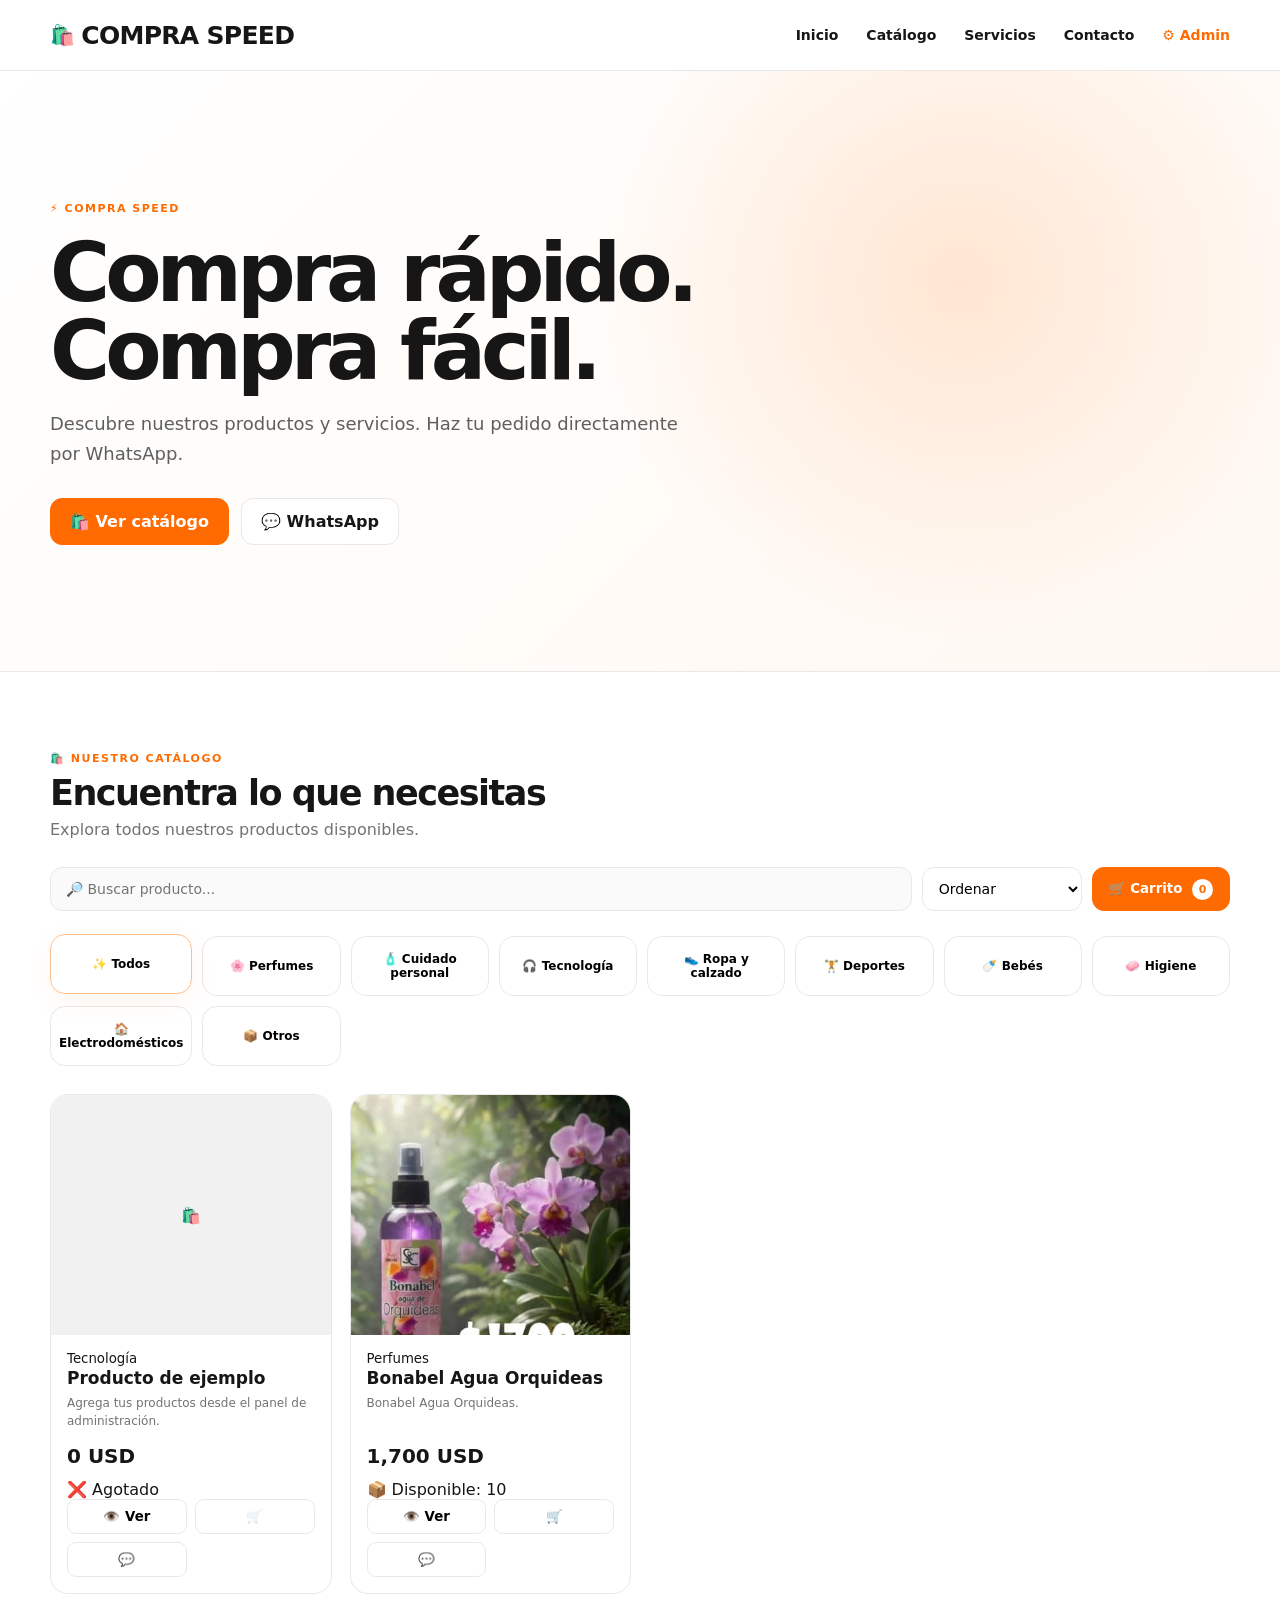
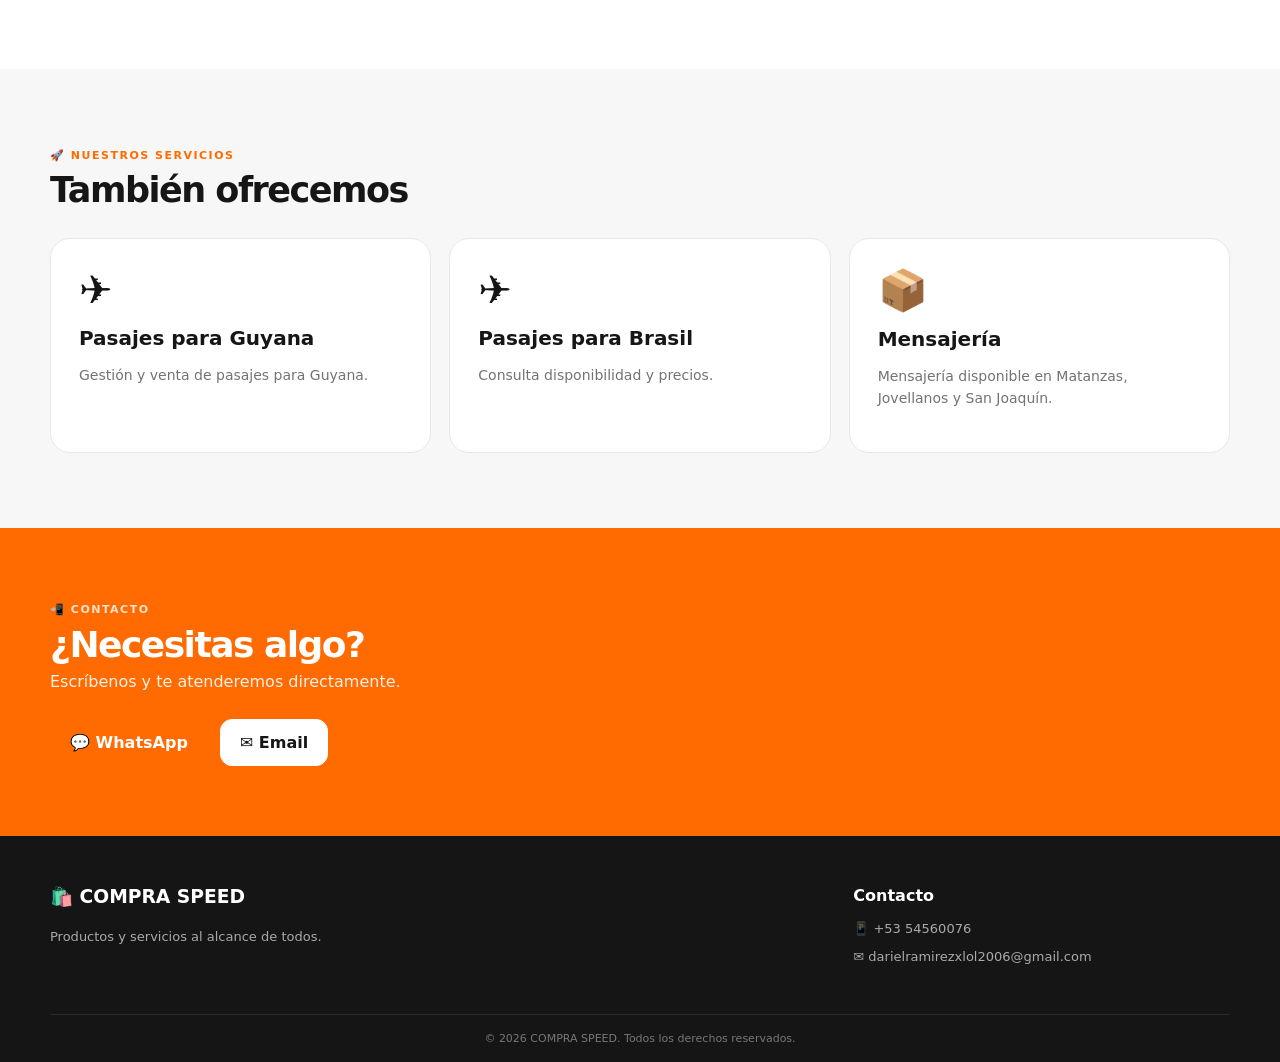
<file: index.html>
<!DOCTYPE html>
<html lang="es">
<head>
    <meta charset="UTF-8">
    <meta name="viewport" content="width=device-width, initial-scale=1.0">

    <title>COMPRA SPEED | Productos y Servicios</title>

    <meta
        name="description"
        content="COMPRA SPEED - Productos, tecnología, perfumes, ropa, servicios y mucho más."
    >

    <link rel="stylesheet" href="style.css">
</head>

<body>

<header class="header">

    <div class="container">

        <div class="logo">
            <a href="#inicio">
                🛍️ <span>COMPRA SPEED</span>
            </a>
        </div>

        <button class="menu-toggle" id="menuToggle">
            ☰
        </button>

        <nav class="nav" id="navMenu">

            <a href="#inicio">Inicio</a>

            <a href="#catalogo">Catálogo</a>

            <a href="#servicios">Servicios</a>

            <a href="#contacto">Contacto</a>

            <a href="admin.html" class="admin-link">
                ⚙️ Admin
            </a>

        </nav>

    </div>

</header>


<main>

    <!-- HERO -->

    <section id="inicio" class="hero">

        <div class="container">

            <div class="hero-content">

                <span class="hero-badge">
                    ⚡ COMPRA SPEED
                </span>

                <h1>
                    Compra rápido.<br>
                    Compra fácil.
                </h1>

                <p>
                    Descubre nuestros productos y servicios.
                    Haz tu pedido directamente por WhatsApp.
                </p>

                <div class="hero-buttons">

                    <a href="#catalogo" class="btn">
                        🛍️ Ver catálogo
                    </a>

                    <a
                        href="https://wa.me/5354560076"
                        target="_blank"
                        class="btn"
                    >
                        💬 WhatsApp
                    </a>

                </div>

            </div>

        </div>

    </section>


    <!-- CATALOGO -->

    <section id="catalogo" class="catalog-section">

        <div class="container">

            <div class="section-header">

                <span>🛍️ NUESTRO CATÁLOGO</span>

                <h2>
                    Encuentra lo que necesitas
                </h2>

                <p>
                    Explora todos nuestros productos disponibles.
                </p>

            </div>


            <!-- BUSCADOR -->

            <div class="catalog-tools">

                <div class="search-box">

                    <input
                        type="search"
                        id="searchInput"
                        placeholder="🔎 Buscar producto..."
                        autocomplete="off"
                    >

                </div>


                <select id="sortSelect">

                    <option value="default">
                        Ordenar
                    </option>

                    <option value="az">
                        A → Z
                    </option>

                    <option value="za">
                        Z → A
                    </option>

                    <option value="price-low">
                        Precio menor
                    </option>

                    <option value="price-high">
                        Precio mayor
                    </option>

                    <option value="newest">
                        Más nuevos
                    </option>

                </select>


                <button
                    id="openCart"
                    class="cart-button"
                    type="button"
                >

                    🛒 Carrito

                    <span id="cartCount">
                        0
                    </span>

                </button>

            </div>


            <!-- CATEGORIAS -->

            <div
                class="categories"
                id="categories"
            >
            </div>


            <!-- PRODUCTOS -->

            <div
                class="products-grid"
                id="productsGrid"
            >

                <div class="loading">
                    Cargando productos...
                </div>

            </div>


            <div
                id="emptyProducts"
                class="empty-products"
                style="display:none;"
            >

                <h3>
                    😕 No encontramos productos
                </h3>

                <p>
                    Prueba con otra búsqueda o categoría.
                </p>

            </div>

        </div>

    </section>


    <!-- SERVICIOS -->

    <section id="servicios" class="services-section">

        <div class="container">

            <div class="section-header">

                <span>🚀 NUESTROS SERVICIOS</span>

                <h2>
                    También ofrecemos
                </h2>

            </div>


            <div class="services-grid">

                <article class="service-card">

                    <div class="service-icon">
                        ✈️
                    </div>

                    <h3>
                        Pasajes para Guyana
                    </h3>

                    <p>
                        Gestión y venta de pasajes para Guyana.
                    </p>

                </article>


                <article class="service-card">

                    <div class="service-icon">
                        ✈️
                    </div>

                    <h3>
                        Pasajes para Brasil
                    </h3>

                    <p>
                        Consulta disponibilidad y precios.
                    </p>

                </article>


                <article class="service-card">

                    <div class="service-icon">
                        📦
                    </div>

                    <h3>
                        Mensajería
                    </h3>

                    <p>
                        Mensajería disponible en Matanzas,
                        Jovellanos y San Joaquín.
                    </p>

                </article>

            </div>

        </div>

    </section>


    <!-- CONTACTO -->

    <section id="contacto" class="contact-section">

        <div class="container">

            <div class="section-header">

                <span>📲 CONTACTO</span>

                <h2>
                    ¿Necesitas algo?
                </h2>

                <p>
                    Escríbenos y te atenderemos directamente.
                </p>

            </div>


            <div class="contact-buttons">

                <a
                    href="https://wa.me/5354560076"
                    target="_blank"
                    class="btn"
                >
                    💬 WhatsApp
                </a>

                <a
                    href="mailto:darielramirezxlol2006@gmail.com"
                    class="btn"
                >
                    ✉️ Email
                </a>

            </div>

        </div>

    </section>

</main>


<!-- MODAL PRODUCTO -->

<div
    class="modal"
    id="productModal"
    aria-hidden="true"
>

    <div class="modal-overlay" id="modalOverlay"></div>

    <div class="modal-content">

        <button
            class="modal-close"
            id="closeModal"
            type="button"
        >
            ×
        </button>

        <div id="productDetails"></div>

    </div>

</div>


<!-- MODAL CARRITO -->

<div
    class="modal"
    id="cartModal"
    aria-hidden="true"
>

    <div
        class="modal-overlay"
        id="cartOverlay"
    ></div>

    <div class="modal-content cart-modal">

        <button
            class="modal-close"
            id="closeCart"
            type="button"
        >
            ×
        </button>

        <h2>
            🛒 Mi carrito
        </h2>

        <div id="cartBody"></div>

    </div>

</div>


<footer id="footer">

    <div class="container">

        <div class="footer-content">

            <div>

                <h3>
                    🛍️ COMPRA SPEED
                </h3>

                <p>
                    Productos y servicios al alcance de todos.
                </p>

            </div>


            <div>

                <h4>
                    Contacto
                </h4>

                <p>
                    📱 +53 54560076
                </p>

                <p>
                    ✉️ darielramirezxlol2006@gmail.com
                </p>

            </div>

        </div>


        <div class="footer-bottom">

            © <span id="year"></span>
            COMPRA SPEED.
            Todos los derechos reservados.

        </div>

    </div>

</footer>


<script src="script.js"></script>

</body>
</html>
</file>
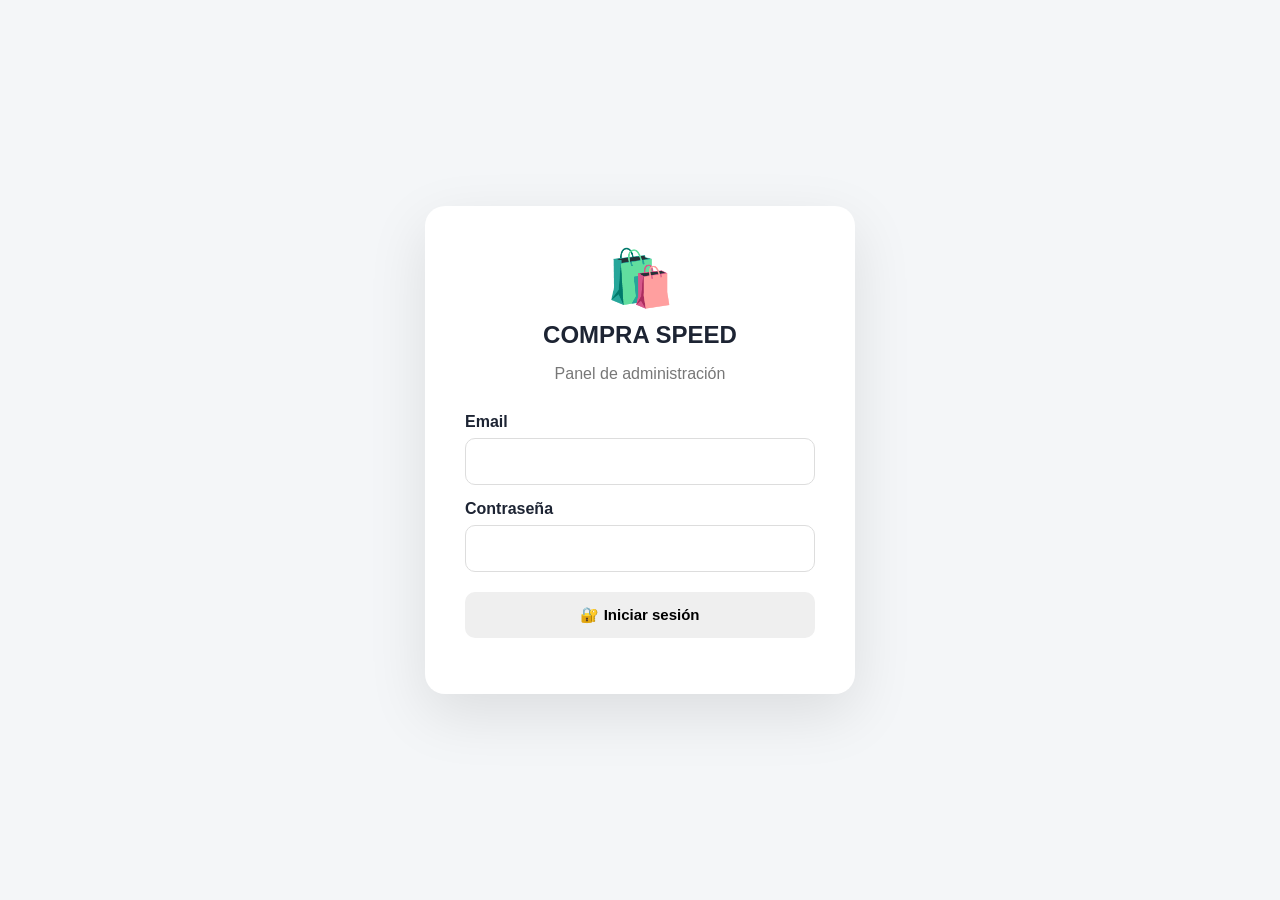
<file: admin.html>
<!DOCTYPE html>
<html lang="es">

<head>

    <meta charset="UTF-8">

    <meta
        name="viewport"
        content="width=device-width, initial-scale=1.0"
    >

    <title>
        COMPRA SPEED | Administración
    </title>

    <link
        rel="stylesheet"
        href="admin.css"
    >

</head>


<body>


<!-- LOGIN -->

<section
    id="loginSection"
    class="login-section"
>

    <div class="login-box">

        <div class="login-logo">
            🛍️
        </div>

        <h1>
            COMPRA SPEED
        </h1>

        <p>
            Panel de administración
        </p>


        <form id="loginForm">

            <label>
                Email
            </label>

            <input
                type="email"
                id="loginEmail"
                required
                autocomplete="email"
            >


            <label>
                Contraseña
            </label>

            <input
                type="password"
                id="loginPassword"
                required
                autocomplete="current-password"
            >


            <button
                type="submit"
            >
                🔐 Iniciar sesión
            </button>


            <p
                id="loginError"
                class="error"
            ></p>

        </form>

    </div>

</section>


<!-- ADMIN -->

<section
    id="adminSection"
    class="admin-section"
    style="display:none;"
>


    <!-- SIDEBAR -->

    <aside class="sidebar">

        <div class="sidebar-logo">

            🛍️

            <span>
                COMPRA SPEED
            </span>

        </div>


        <button
            class="sidebar-button active"
            data-page="dashboard"
        >
            📊 Dashboard
        </button>


        <button
            class="sidebar-button"
            data-page="products"
        >
            🛍️ Productos
        </button>


        <button
            class="sidebar-button"
            data-page="publish"
        >
            ➕ Publicar
        </button>


        <button
            class="sidebar-button"
            data-page="categories"
        >
            📂 Categorías
        </button>


        <a
            href="index.html"
            target="_blank"
            class="sidebar-link"
        >
            🌐 Ver tienda
        </a>


        <button
            id="logoutButton"
            class="logout-button"
        >
            🚪 Cerrar sesión
        </button>

    </aside>


    <!-- CONTENT -->

    <main class="admin-content">


        <!-- DASHBOARD -->

        <section
            class="admin-page active"
            id="page-dashboard"
        >

            <div class="page-header">

                <div>

                    <h1>
                        Dashboard
                    </h1>

                    <p>
                        Bienvenido al panel de COMPRA SPEED.
                    </p>

                </div>

            </div>


            <div class="stats-grid">


                <div class="stat-card">

                    <span>
                        🛍️
                    </span>

                    <div>

                        <small>
                            Productos
                        </small>

                        <strong id="statTotal">
                            0
                        </strong>

                    </div>

                </div>


                <div class="stat-card">

                    <span>
                        👁️
                    </span>

                    <div>

                        <small>
                            Visibles
                        </small>

                        <strong id="statVisible">
                            0
                        </strong>

                    </div>

                </div>


                <div class="stat-card">

                    <span>
                        ⭐
                    </span>

                    <div>

                        <small>
                            Destacados
                        </small>

                        <strong id="statFeatured">
                            0
                        </strong>

                    </div>

                </div>


                <div class="stat-card">

                    <span>
                        📦
                    </span>

                    <div>

                        <small>
                            Agotados
                        </small>

                        <strong id="statOut">
                            0
                        </strong>

                    </div>

                </div>


            </div>


            <div class="dashboard-card">

                <h2>
                    Acciones rápidas
                </h2>

                <div class="quick-actions">

                    <button
                        data-go="publish"
                    >
                        ➕ Publicar producto
                    </button>

                    <button
                        data-go="products"
                    >
                        🛍️ Administrar productos
                    </button>

                    <a
                        href="index.html"
                        target="_blank"
                    >
                        🌐 Abrir tienda
                    </a>

                </div>

            </div>

        </section>


        <!-- PRODUCTOS -->

        <section
            class="admin-page"
            id="page-products"
        >

            <div class="page-header">

                <div>

                    <h1>
                        Productos
                    </h1>

                    <p>
                        Administra todo tu catálogo.
                    </p>

                </div>


                <button
                    class="primary-button"
                    data-go="publish"
                >
                    ➕ Nuevo producto
                </button>

            </div>


            <div class="table-container">

                <table>

                    <thead>

                        <tr>

                            <th>
                                Imagen
                            </th>

                            <th>
                                Producto
                            </th>

                            <th>
                                Categoría
                            </th>

                            <th>
                                Precio
                            </th>

                            <th>
                                Stock
                            </th>

                            <th>
                                Estado
                            </th>

                            <th>
                                Acciones
                            </th>

                        </tr>

                    </thead>


                    <tbody id="productsTable">

                    </tbody>

                </table>

            </div>

        </section>


        <!-- PUBLICAR -->

        <section
            class="admin-page"
            id="page-publish"
        >

            <div class="page-header">

                <div>

                    <h1 id="formTitle">
                        Publicar producto
                    </h1>

                    <p>
                        Añade un nuevo producto a tu tienda.
                    </p>

                </div>

            </div>


            <form
                id="productForm"
                class="product-form"
            >

                <input
                    type="hidden"
                    id="productId"
                >


                <div class="form-grid">


                    <div class="form-group full">

                        <label>
                            Fotos del producto
                        </label>

                        <input
                            type="file"
                            id="productImages"
                            accept="image/*"
                            multiple
                        >

                        <small>
                            Puedes seleccionar varias imágenes.
                        </small>


                        <div
                            id="imagePreview"
                            class="image-preview"
                        ></div>

                    </div>


                    <div class="form-group">

                        <label>
                            Nombre *
                        </label>

                        <input
                            type="text"
                            id="productName"
                            required
                            placeholder="Ej: iPhone 15"
                        >

                    </div>


                    <div class="form-group">

                        <label>
                            Categoría *
                        </label>

                        <select
                            id="productCategory"
                            required
                        ></select>

                    </div>


                   <div class="form-group">

    <label>
        Precio actual *
    </label>

    <input
        type="number"
        id="productPrice"
        min="0"
        step="0.01"
        required
        placeholder="1700"
    >

</div>


<div class="form-group">

    <label>
        Moneda *
    </label>

    <select
        id="productCurrency"
        required
    >

        <option value="USD">
            USD — Dólares
        </option>

        <option value="CUP">
            CUP — Pesos cubanos
        </option>

    </select>

</div>


<div class="form-group">

    <label>
        Precio anterior
    </label>

    <input
        type="number"
        id="productOldPrice"
        min="0"
        step="0.01"
        placeholder="2000"
    >

</div>

                    <div class="form-group">

                        <label>
                            Stock *
                        </label>

                        <input
                            type="number"
                            id="productStock"
                            min="0"
                            step="1"
                            value="1"
                            required
                        >

                    </div>


                    <div class="form-group">

                        <label>
                            Etiqueta
                        </label>

                        <select id="productBadge">

                            <option value="">
                                Ninguna
                            </option>

                            <option value="Nuevo">
                                Nuevo
                            </option>

                            <option value="Oferta">
                                Oferta
                            </option>

                            <option value="Popular">
                                Popular
                            </option>

                        </select>

                    </div>


                    <div class="form-group full">

                        <label>
                            Descripción
                        </label>

                        <textarea
                            id="productDescription"
                            rows="5"
                            placeholder="Describe el producto..."
                        ></textarea>

                    </div>


                    <div class="checkbox-group">

                        <label>

                            <input
                                type="checkbox"
                                id="productActive"
                                checked
                            >

                            Mostrar producto en la tienda

                        </label>


                        <label>

                            <input
                                type="checkbox"
                                id="productFeatured"
                            >

                            Producto destacado

                        </label>

                    </div>


                </div>


                <div class="form-actions">

                    <button
                        type="submit"
                        class="primary-button"
                    >
                        💾 Guardar producto
                    </button>


                    <button
                        type="button"
                        id="cancelEdit"
                        class="secondary-button"
                    >
                        Cancelar
                    </button>

                </div>


                <p
                    id="formMessage"
                    class="form-message"
                ></p>

            </form>

        </section>


        <!-- CATEGORIAS -->

        <section
            class="admin-page"
            id="page-categories"
        >

            <div class="page-header">

                <div>

                    <h1>
                        Categorías
                    </h1>

                    <p>
                        Categorías disponibles en la tienda.
                    </p>

                </div>

            </div>


            <div
                id="categoriesAdmin"
                class="categories-admin"
            ></div>

        </section>


    </main>

</section>


<script src="admin.js"></script>

</body>

</html>
</file>
<file: style.css>
:root {
    --o: #ff6b00;
    --o2: #ff8a00;
    --ink: #161616;
    --muted: #737373;
    --bg: #f7f7f8;
    --line: #e8e8e8;
    --r: 20px;
}

* {
    box-sizing: border-box;
}

html {
    scroll-behavior: smooth;
}

body {
    margin: 0;
    background: var(--bg);
    color: var(--ink);
    font-family: Inter, system-ui, -apple-system, BlinkMacSystemFont, "Segoe UI", sans-serif;
    overflow-x: hidden;
}

a {
    text-decoration: none;
    color: inherit;
}

button,
input,
select {
    font-family: inherit;
}

/* =========================
   CONTENEDOR
========================= */

.container {
    width: min(1180px, calc(100% - 32px));
    margin: 0 auto;
}

/* =========================
   HEADER
========================= */

.header {
    position: sticky;
    top: 0;
    z-index: 100;
    background: rgba(255, 255, 255, 0.95);
    backdrop-filter: blur(15px);
    border-bottom: 1px solid var(--line);
}

.header .container {
    min-height: 70px;
    display: flex;
    align-items: center;
    justify-content: space-between;
}

.logo a {
    display: flex;
    align-items: center;
    gap: 7px;
    font-size: 20px;
    font-weight: 900;
    letter-spacing: -0.7px;
}

.logo span {
    font-size: 25px;
}

.nav {
    display: flex;
    align-items: center;
    gap: 28px;
}

.nav a {
    font-size: 14px;
    font-weight: 700;
    transition: 0.2s;
}

.nav a:hover {
    color: var(--o);
}

.admin-link {
    color: var(--o);
}

.menu-toggle {
    display: none;
    border: 0;
    background: transparent;
    font-size: 27px;
    cursor: pointer;
    padding: 5px;
}

/* =========================
   HERO
========================= */

.hero {
    background:
        radial-gradient(
            circle at 75% 35%,
            #ffe6d2,
            transparent 35%
        ),
        linear-gradient(
            135deg,
            #fff,
            #fff8f2
        );

    border-bottom: 1px solid var(--line);
    overflow: hidden;
}

.hero .container {
    min-height: 600px;
    display: flex;
    align-items: center;
}

.hero-content {
    max-width: 760px;
    padding: 70px 0;
}

.hero-badge {
    display: inline-flex;
    align-items: center;
    color: var(--o);
    font-weight: 900;
    font-size: 11px;
    letter-spacing: 1.5px;
}

.hero h1 {
    font-size: clamp(52px, 7vw, 82px);
    line-height: 0.96;
    letter-spacing: -5px;
    margin: 18px 0;
}

.hero p {
    font-size: 18px;
    line-height: 1.65;
    color: #5f5f5f;
    max-width: 650px;
    margin: 0;
}

.hero-buttons {
    display: flex;
    gap: 12px;
    margin: 30px 0 0;
    flex-wrap: wrap;
}

/* =========================
   BOTONES
========================= */

.btn {
    display: inline-flex;
    justify-content: center;
    align-items: center;
    min-height: 46px;
    padding: 13px 19px;
    border-radius: 12px;
    font-weight: 850;
    border: 1px solid var(--line);
    background: #fff;
    cursor: pointer;
    transition: 0.2s;
}

.btn:hover {
    transform: translateY(-2px);
}

.hero .btn:first-child,
.contact-buttons .btn:first-child {
    background: var(--o);
    color: #fff;
    border-color: var(--o);
}

/* =========================
   CATALOGO
========================= */

.catalog-section {
    background: #fff;
    padding: 75px 0;
    min-height: 500px;
}

.section-header {
    margin-bottom: 28px;
}

.section-header > span {
    color: var(--o);
    font-weight: 900;
    font-size: 11px;
    letter-spacing: 1.5px;
}

.section-header h2 {
    font-size: 35px;
    letter-spacing: -1.5px;
    margin: 7px 0;
}

.section-header p {
    color: var(--muted);
    margin: 0;
}

/* =========================
   HERRAMIENTAS
========================= */

.catalog-tools {
    display: flex;
    gap: 10px;
    margin-bottom: 25px;
}

.search-box {
    flex: 1;
    border: 1px solid var(--line);
    border-radius: 12px;
    background: #fafafa;
    display: flex;
    align-items: center;
    min-width: 0;
}

.search-box input {
    width: 100%;
    border: 0;
    outline: 0;
    background: transparent;
    padding: 13px 15px;
    font-size: 14px;
}

#sortSelect {
    min-width: 160px;
    border: 1px solid var(--line);
    border-radius: 12px;
    padding: 0 12px;
    background: #fff;
    font-size: 14px;
    outline: none;
}

.cart-button {
    border: 1px solid var(--o);
    border-radius: 12px;
    padding: 0 16px;
    background: var(--o);
    color: #fff;
    font-weight: 800;
    cursor: pointer;
    white-space: nowrap;
}

#cartCount {
    display: inline-flex;
    align-items: center;
    justify-content: center;
    min-width: 21px;
    height: 21px;
    padding: 0 5px;
    margin-left: 5px;
    background: #fff;
    color: var(--o);
    border-radius: 50px;
    font-size: 11px;
}

/* =========================
   CATEGORIAS
========================= */

.categories {
    display: grid;
    grid-template-columns: repeat(8, 1fr);
    gap: 10px;
    margin-bottom: 28px;
}

.category,
.categories button {
    border: 1px solid var(--line);
    background: #fff;
    border-radius: 15px;
    padding: 15px 8px;
    text-align: center;
    cursor: pointer;
    font-weight: 750;
    font-size: 12px;
    transition: 0.2s;
}

.category:hover,
.category.active,
.categories button:hover,
.categories button.active {
    border-color: #ffc08d;
    box-shadow: 0 8px 25px #ff6b0012;
    transform: translateY(-2px);
}

/* =========================
   PRODUCTOS
========================= */

.products-grid {
    display: grid;
    grid-template-columns: repeat(4, 1fr);
    gap: 18px;
}

.product-card {
    border: 1px solid var(--line);
    border-radius: 18px;
    overflow: hidden;
    background: #fff;
    transition: 0.2s;
    display: flex;
    flex-direction: column;
}

.product-card:hover {
    transform: translateY(-4px);
    box-shadow: 0 16px 35px #00000012;
}

.product-image {
    height: 240px;
    background: #f1f1f1;
    position: relative;
    display: grid;
    place-items: center;
    overflow: hidden;
}

.product-image img {
    width: 100%;
    height: 100%;
    object-fit: cover;
}

.product-info {
    padding: 16px;
    display: flex;
    flex-direction: column;
    flex: 1;
}

.product-info h3 {
    margin: 2px 0 6px;
    font-size: 17px;
}

.product-info p {
    margin: 0 0 14px;
    color: var(--muted);
    font-size: 12px;
    line-height: 1.5;
}

.product-price {
    font-size: 20px;
    font-weight: 900;
    margin-top: auto;
    margin-bottom: 12px;
}

.product-actions {
    display: grid;
    grid-template-columns: 1fr 1fr;
    gap: 8px;
}

.product-actions button,
.product-actions a {
    border: 1px solid var(--line);
    background: #fff;
    border-radius: 9px;
    padding: 9px;
    font-weight: 800;
    text-align: center;
    cursor: pointer;
}

.product-actions .buy,
.product-actions .btn-buy {
    background: var(--o);
    color: #fff;
    border-color: var(--o);
}

/* =========================
   COMPATIBILIDAD CON TARJETAS
========================= */

.card {
    border: 1px solid var(--line);
    border-radius: 18px;
    overflow: hidden;
    background: #fff;
    transition: 0.2s;
    display: flex;
    flex-direction: column;
}

.card:hover {
    transform: translateY(-4px);
    box-shadow: 0 16px 35px #00000012;
}

.photo {
    height: 240px;
    background: #f1f1f1;
    position: relative;
    display: grid;
    place-items: center;
    overflow: hidden;
}

.photo img {
    width: 100%;
    height: 100%;
    object-fit: cover;
}

.info {
    padding: 16px;
    display: flex;
    flex: 1;
    flex-direction: column;
}

.info h3 {
    margin: 2px 0 6px;
    font-size: 17px;
}

.info p {
    margin: 0 0 14px;
    color: var(--muted);
    font-size: 12px;
}

.price {
    font-size: 20px;
    font-weight: 900;
    margin-top: auto;
    margin-bottom: 12px;
}

.card-actions {
    display: grid;
    grid-template-columns: 1fr 1fr;
    gap: 8px;
}

.mini {
    border: 1px solid var(--line);
    background: #fff;
    border-radius: 9px;
    padding: 9px;
    font-weight: 800;
    text-align: center;
    cursor: pointer;
}

.mini.buy {
    background: var(--o);
    color: #fff;
    border-color: var(--o);
}

/* =========================
   SIN PRODUCTOS
========================= */

.empty-products {
    text-align: center;
    padding: 70px 20px;
    color: var(--muted);
}

.empty-products h3 {
    font-size: 20px;
    color: var(--ink);
    margin: 8px;
}

.empty-products p {
    font-size: 14px;
}

/* =========================
   SERVICIOS
========================= */

.services-section {
    padding: 75px 0;
    background: var(--bg);
}

.services-grid {
    display: grid;
    grid-template-columns: repeat(3, 1fr);
    gap: 18px;
    margin-top: 28px;
}

.service-card {
    background: #fff;
    border: 1px solid var(--line);
    border-radius: 20px;
    padding: 28px;
    transition: 0.2s;
}

.service-card:hover {
    transform: translateY(-3px);
    box-shadow: 0 12px 30px #00000010;
}

.service-icon {
    font-size: 40px;
}

.service-card h3 {
    font-size: 20px;
    margin: 13px 0 5px;
}

.service-card p {
    font-size: 14px;
    color: var(--muted);
    line-height: 1.6;
}

/* =========================
   CONTACTO
========================= */

.contact-section {
    background: var(--o);
    color: #fff;
    padding: 70px 0;
}

.contact-section .section-header > span {
    color: #ffe2cc;
}

.contact-section .section-header h2 {
    font-size: 36px;
    margin: 7px 0;
}

.contact-section .section-header p {
    color: rgba(255,255,255,.9);
}

.contact-buttons {
    display: flex;
    gap: 12px;
    flex-wrap: wrap;
}

.contact-buttons .btn {
    background: #fff;
    color: var(--ink);
    border-color: #fff;
}

/* =========================
   MODALES
========================= */

.modal {
    display: none;
    position: fixed;
    inset: 0;
    z-index: 200;
}

.modal.open {
    display: block;
}

.modal-overlay {
    position: absolute;
    inset: 0;
    background: rgba(0,0,0,.6);
    backdrop-filter: blur(3px);
}

.modal-content {
    position: relative;
    z-index: 1;
    width: min(800px, calc(100% - 24px));
    max-height: 90vh;
    overflow: auto;
    background: #fff;
    border-radius: 22px;
    margin: 5vh auto;
    padding: 24px;
    box-shadow: 0 30px 80px rgba(0,0,0,.25);
}

.modal-close {
    position: absolute;
    right: 14px;
    top: 12px;
    width: 36px;
    height: 36px;
    border: 0;
    border-radius: 50%;
    background: #f2f2f2;
    font-size: 25px;
    cursor: pointer;
    z-index: 5;
}

.cart-modal {
    width: min(600px, calc(100% - 24px));
}

/* =========================
   DETALLE PRODUCTO
========================= */

.detail {
    display: grid;
    grid-template-columns: 1fr 1fr;
    gap: 25px;
}

.detail img,
.detail .big {
    width: 100%;
    aspect-ratio: 1;
    object-fit: cover;
    border-radius: 16px;
    background: #f1f1f1;
}

.detail .big {
    display: grid;
    place-items: center;
    font-size: 90px;
}

.detail h2 {
    font-size: 32px;
    line-height: 1.1;
}

.detail .dprice {
    font-size: 27px;
    font-weight: 900;
    margin: 20px 0;
}

/* =========================
   FOOTER
========================= */

#footer {
    background: #151515;
    color: #fff;
    padding: 50px 0 0;
}

.footer-content {
    display: grid;
    grid-template-columns: 2fr 1fr;
    gap: 50px;
    padding-bottom: 40px;
}

.footer-content p {
    color: #aaa;
    font-size: 13px;
    margin: 7px 0;
    line-height: 1.6;
}

.footer-content h3 {
    margin-top: 0;
}

.footer-content h4 {
    margin: 0 0 14px;
}

.footer-bottom {
    text-align: center;
    border-top: 1px solid #2b2b2b;
    color: #777;
    padding: 17px;
    font-size: 11px;
}

/* =========================
   TABLET
========================= */

@media (max-width: 950px) {

    .categories {
        grid-template-columns: repeat(4, 1fr);
    }

    .products-grid {
        grid-template-columns: repeat(3, 1fr);
    }

}

/* =========================
   MOVIL
========================= */

@media (max-width: 700px) {

    .container {
        width: min(100% - 24px, 1180px);
    }

    .header .container {
        min-height: 65px;
    }

    .menu-toggle {
        display: block;
    }

    .nav {
        display: none;
        position: absolute;
        top: 65px;
        left: 0;
        right: 0;
        background: #fff;
        padding: 18px;
        flex-direction: column;
        align-items: stretch;
        gap: 0;
        border-bottom: 1px solid var(--line);
        box-shadow: 0 15px 30px rgba(0,0,0,.08);
    }

    .nav.active {
        display: flex;
    }

    .nav a {
        padding: 13px 5px;
    }

    .logo span {
        font-size: 21px;
    }

    /* HERO */

    .hero .container {
        min-height: auto;
    }

    .hero-content {
        padding: 60px 0;
    }

    .hero h1 {
        font-size: 50px;
        letter-spacing: -3px;
    }

    .hero p {
        font-size: 16px;
    }

    .hero-buttons {
        flex-direction: column;
    }

    .hero-buttons .btn {
        width: 100%;
    }

    /* CATALOGO */

    .catalog-section {
        padding: 55px 0;
    }

    .section-header h2 {
        font-size: 29px;
    }

    .catalog-tools {
        flex-direction: column;
    }

    #sortSelect {
        height: 46px;
        width: 100%;
    }

    .cart-button {
        min-height: 46px;
    }

    .categories {
        grid-template-columns: repeat(2, 1fr);
    }

    .products-grid {
        grid-template-columns: repeat(2, 1fr);
        gap: 12px;
    }

    .product-image,
    .photo {
        height: 190px;
    }

    .product-actions,
    .card-actions {
        grid-template-columns: 1fr;
    }

    /* SERVICIOS */

    .services-section {
        padding: 55px 0;
    }

    .services-grid {
        grid-template-columns: 1fr;
    }

    /* CONTACTO */

    .contact-section {
        padding: 55px 0;
    }

    .contact-buttons {
        flex-direction: column;
    }

    .contact-buttons .btn {
        width: 100%;
    }

    /* FOOTER */

    .footer-content {
        grid-template-columns: 1fr;
        gap: 25px;
    }

    /* MODAL */

    .modal-content {
        margin: 3vh auto;
        max-height: 94vh;
        padding: 20px;
    }

    .detail {
        grid-template-columns: 1fr;
    }

}

/* =========================
   TELEFONOS PEQUEÑOS
========================= */

@media (max-width: 430px) {

    .logo span {
        font-size: 19px;
    }

    .hero h1 {
        font-size: 45px;
    }

    .categories {
        grid-template-columns: repeat(2, 1fr);
        gap: 8px;
    }

    .products-grid {
        grid-template-columns: 1fr 1fr;
        gap: 9px;
    }

    .product-image,
    .photo {
        height: 160px;
    }

    .product-info,
    .info {
        padding: 12px;
    }

    .product-info h3,
    .info h3 {
        font-size: 15px;
    }

    .product-price,
    .price {
        font-size: 18px;
    }

}
</file>
<file: admin.css>
* {
    box-sizing: border-box;
}

body {
    margin: 0;
    font-family: Arial, sans-serif;
    background: #f4f6f8;
    color: #1d2433;
}


/* LOGIN */

.login-section {
    min-height: 100vh;
    display: flex;
    align-items: center;
    justify-content: center;
    padding: 20px;
}

.login-box {
    width: 100%;
    max-width: 430px;
    background: white;
    padding: 40px;
    border-radius: 20px;
    box-shadow: 0 20px 60px rgba(0,0,0,.1);
    text-align: center;
}

.login-logo {
    font-size: 55px;
}

.login-box h1 {
    margin: 10px 0;
}

.login-box p {
    color: #777;
}

.login-box form {
    text-align: left;
    margin-top: 30px;
}

.login-box label {
    display: block;
    margin: 15px 0 7px;
    font-weight: 600;
}

.login-box input {
    width: 100%;
    padding: 14px;
    border: 1px solid #ddd;
    border-radius: 10px;
    font-size: 15px;
}

.login-box button {
    width: 100%;
    margin-top: 20px;
    padding: 14px;
    border: 0;
    border-radius: 10px;
    cursor: pointer;
    font-weight: bold;
    font-size: 15px;
}

.error {
    color: #e53935 !important;
}


/* ADMIN */

.admin-section {
    min-height: 100vh;
}

.sidebar {
    width: 260px;
    background: #111827;
    color: white;
    padding: 25px 15px;
    position: fixed;
    left: 0;
    top: 0;
    bottom: 0;
    display: flex;
    flex-direction: column;
    gap: 8px;
}

.sidebar-logo {
    font-size: 18px;
    font-weight: bold;
    padding: 15px 10px 25px;
    display: flex;
    gap: 10px;
    align-items: center;
}

.sidebar-button,
.sidebar-link,
.logout-button {
    border: 0;
    background: transparent;
    color: #d1d5db;
    padding: 14px;
    border-radius: 10px;
    text-align: left;
    text-decoration: none;
    cursor: pointer;
    font-size: 15px;
}

.sidebar-button:hover,
.sidebar-button.active,
.sidebar-link:hover {
    background: #263244;
    color: white;
}

.logout-button {
    margin-top: auto;
    color: #ff9d9d;
}


/* CONTENT */

.admin-content {
    margin-left: 260px;
    padding: 35px;
    width: calc(100% - 260px);
}

.admin-page {
    display: none;
}

.admin-page.active {
    display: block;
}

.page-header {
    display: flex;
    align-items: center;
    justify-content: space-between;
    gap: 20px;
    margin-bottom: 30px;
}

.page-header h1 {
    margin: 0 0 8px;
}

.page-header p {
    color: #777;
    margin: 0;
}


/* STATS */

.stats-grid {
    display: grid;
    grid-template-columns: repeat(4, 1fr);
    gap: 20px;
    margin-bottom: 30px;
}

.stat-card {
    background: white;
    border-radius: 16px;
    padding: 25px;
    display: flex;
    gap: 18px;
    align-items: center;
    box-shadow: 0 8px 30px rgba(0,0,0,.05);
}

.stat-card > span {
    font-size: 35px;
}

.stat-card small {
    display: block;
    color: #777;
}

.stat-card strong {
    display: block;
    font-size: 28px;
    margin-top: 5px;
}


/* CARDS */

.dashboard-card {
    background: white;
    border-radius: 16px;
    padding: 25px;
}

.quick-actions {
    display: flex;
    flex-wrap: wrap;
    gap: 10px;
}

.quick-actions button,
.quick-actions a {
    border: 0;
    padding: 14px 18px;
    background: #eef1f5;
    color: #222;
    border-radius: 10px;
    text-decoration: none;
    cursor: pointer;
}


/* BUTTONS */

.primary-button {
    border: 0;
    background: #111827;
    color: white;
    padding: 13px 20px;
    border-radius: 10px;
    cursor: pointer;
    font-weight: bold;
}

.secondary-button {
    border: 0;
    background: #e5e7eb;
    padding: 13px 20px;
    border-radius: 10px;
    cursor: pointer;
}


/* TABLE */

.table-container {
    background: white;
    border-radius: 16px;
    overflow-x: auto;
}

table {
    width: 100%;
    border-collapse: collapse;
}

th,
td {
    padding: 16px;
    border-bottom: 1px solid #eee;
    text-align: left;
}

th {
    background: #fafafa;
    font-size: 13px;
}

td small {
    display: block;
    color: #777;
    margin-top: 5px;
}

.table-image {
    width: 55px;
    height: 55px;
    object-fit: cover;
    border-radius: 10px;
}

.status {
    display: inline-block;
    padding: 6px 10px;
    border-radius: 30px;
    font-size: 12px;
}

.status.active {
    background: #dcfce7;
    color: #15803d;
}

.status.inactive {
    background: #fee2e2;
    color: #b91c1c;
}

.table-actions {
    display: flex;
    gap: 5px;
}

.table-actions button {
    border: 0;
    background: #eef1f5;
    border-radius: 8px;
    padding: 8px;
    cursor: pointer;
}

.table-actions .danger {
    background: #fee2e2;
}


/* FORM */

.product-form {
    background: white;
    border-radius: 18px;
    padding: 30px;
}

.form-grid {
    display: grid;
    grid-template-columns: repeat(2, 1fr);
    gap: 20px;
}

.form-group {
    display: flex;
    flex-direction: column;
}

.form-group.full {
    grid-column: 1 / -1;
}

.form-group label {
    font-weight: bold;
    margin-bottom: 8px;
}

.form-group input,
.form-group select,
.form-group textarea {
    width: 100%;
    padding: 13px;
    border: 1px solid #ddd;
    border-radius: 9px;
    font: inherit;
}

.form-group small {
    margin-top: 7px;
    color: #777;
}

.checkbox-group {
    grid-column: 1 / -1;
    display: flex;
    flex-wrap: wrap;
    gap: 25px;
}

.checkbox-group label {
    display: flex;
    gap: 8px;
    align-items: center;
}

.form-actions {
    margin-top: 25px;
    display: flex;
    gap: 10px;
}

.form-message {
    margin-top: 15px;
}


/* IMAGENES */

.image-preview {
    display: flex;
    flex-wrap: wrap;
    gap: 10px;
    margin-top: 15px;
}

.image-preview img {
    width: 110px;
    height: 110px;
    object-fit: cover;
    border-radius: 12px;
    border: 1px solid #ddd;
}


/* CATEGORIAS */

.categories-admin {
    display: grid;
    grid-template-columns: repeat(3, 1fr);
    gap: 15px;
}

.category-admin-card {
    background: white;
    padding: 25px;
    border-radius: 15px;
    display: flex;
    gap: 15px;
    align-items: center;
}

.category-admin-card span {
    font-size: 30px;
}


/* MOBILE */

@media (max-width: 900px) {

    .sidebar {
        width: 210px;
    }

    .admin-content {
        margin-left: 210px;
        width: calc(100% - 210px);
    }

    .stats-grid {
        grid-template-columns: repeat(2, 1fr);
    }

    .categories-admin {
        grid-template-columns: repeat(2, 1fr);
    }

}


@media (max-width: 650px) {

    .sidebar {
        position: relative;
        width: 100%;
        min-height: auto;
    }

    .admin-section {
        display: block !important;
    }

    .admin-content {
        margin-left: 0;
        width: 100%;
        padding: 20px;
    }

    .stats-grid {
        grid-template-columns: 1fr;
    }

    .form-grid {
        grid-template-columns: 1fr;
    }

    .categories-admin {
        grid-template-columns: 1fr;
    }

    .page-header {
        align-items: flex-start;
        flex-direction: column;
    }

}
</file>
